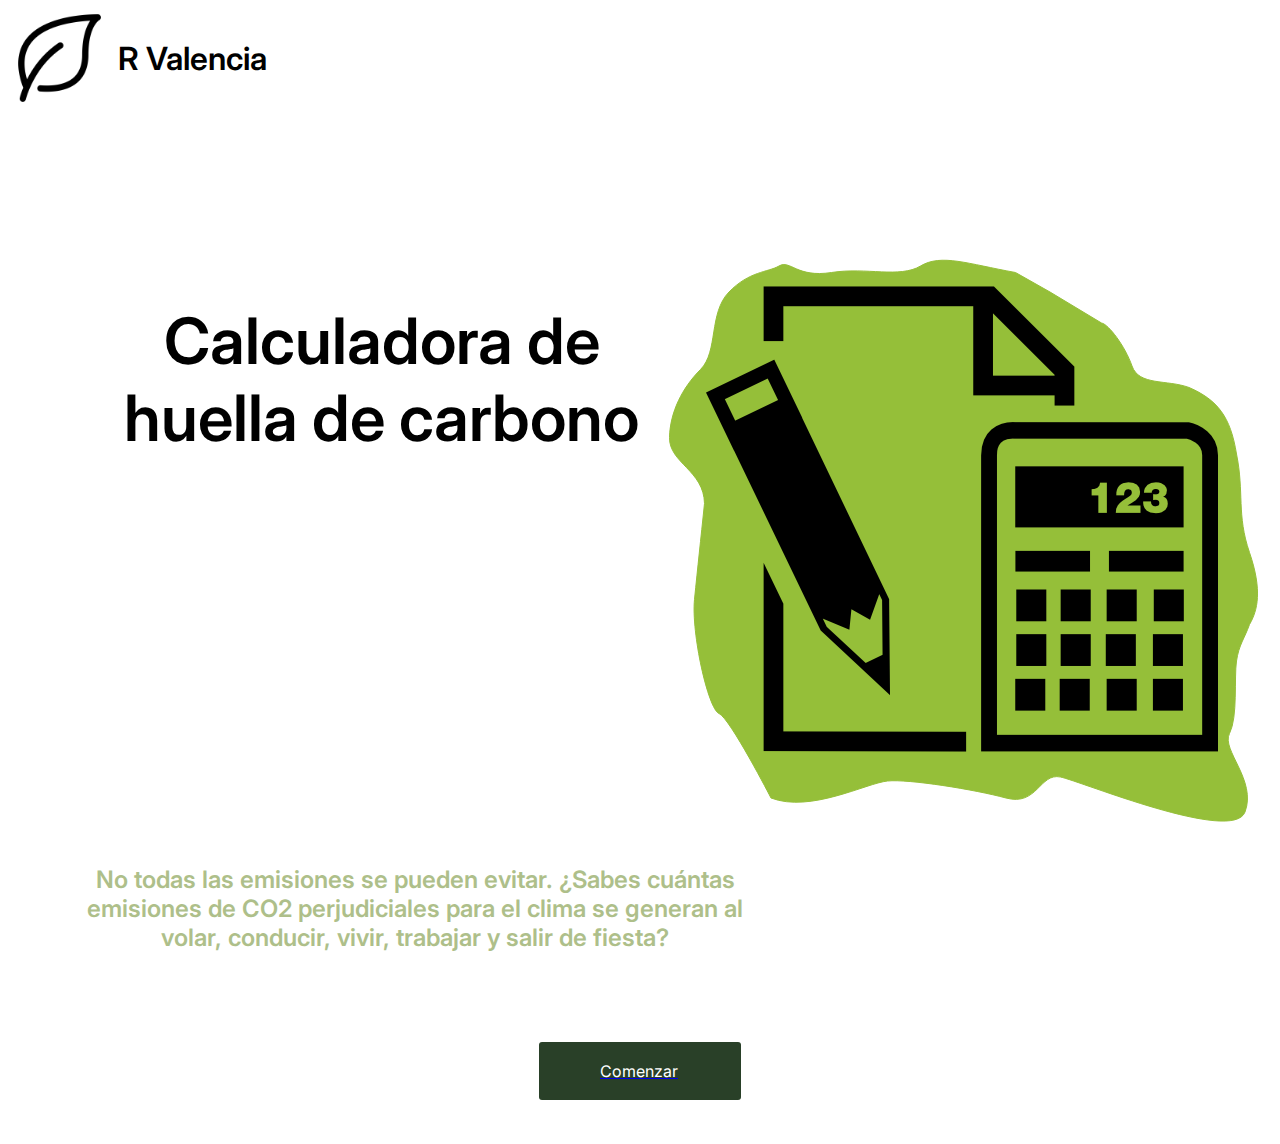
<file: index.html>
<!DOCTYPE html>
<html lang="es">
    <head>
        <meta charset="UTF-8">
        <meta name="viewport" content="width=device-width, initial-scale=1.0">
        <link
            href="https://fonts.googleapis.com/css2?family=Inter:wght@600&display=swap"
            rel="stylesheet"> <!-- Inter font -->
        <link rel="stylesheet" href="/css/style.css">
        <!-- Asegúrate de que la hoja de estilos esté correctamente enlazada -->
        <title>R Valencia</title>
    </head>
    <body>
        <div class="logo">
            <img
                src="/Images/kisspng-computer-icons-leaf-natural-environment-ecology-natureflower-5b322fa48ffc25.5248581315300156525898.png"
                alt="Logo" width="100" height="100">
            <h2>R Valencia</h2> <!-- Título al lado del logo -->
        </div>
        <div class="titulo-contenedor">
            <h1 id="title">Calculadora de huella de carbono</h1>
        </div>

        <div id="imagen-contenedor">
            <div class="vector">
                <svg width="590" height="563" viewBox="0 0 590 563" fill="none" xmlns="http://www.w3.org/2000/svg">
                    <path
                        d="M110 7C98.4999 13.5 80.5 12 59.9999 33C39.4999 54 49.5 92.5 31.4999 110.5C13.4999 128.5 0.999931 153 0.499931 178.5C-6.86049e-05 204 35.026 211.505 35.4999 244.5C31.5947 281.99 28.8261 307.269 25.4999 340.5C22.1738 373.731 38.9999 449.71 49.9999 454.5C61 459.29 102 539 102 539C141.442 554.135 197.459 524.117 218.5 522C239.541 519.883 305.583 530.46 337 539C368.417 547.54 370.679 513.542 391.5 518C412.321 522.458 564 585 576 553C588 521 552.017 490.964 560.5 474.5C568.983 458.036 565 418.5 567.5 402C570 385.5 575.423 379.754 580.5 365.5C588.643 351.562 593.5 331.5 580.5 293.5C567.5 255.5 575.31 233.467 567.5 195C561.501 157.429 548.493 140.85 520 128.477C498.025 120.378 469.987 127.012 463 106.977C456.013 86.9426 439.473 65.2004 432.5 64L381 33L346.5 13.5C298.455 4.85595 272.346 -5.44284 251.5 7C230.653 19.4428 197.5 8 162.5 13.5C127.5 19 121.5 0.499995 110 7Z"
                        fill="#95BF39" stroke="#95BF39"/>
                </svg>
                
            </div>
            <img src="/Images/pngegg.png" alt="cal" class="cal">
        </div>
        <div class="subtitulo">
            No todas las emisiones se pueden evitar. ¿Sabes cuántas emisiones de CO2 perjudiciales para el clima se generan al volar, conducir, vivir, trabajar y salir de fiesta?
        </div>
        <div class="botoncito">
            <a href="/html/main.html">
            <button class="boton">Comenzar</button>
        </a>
        </div>
            <footer>
              <br><br>
            </footer>
    </body>
    
</html>
</file>
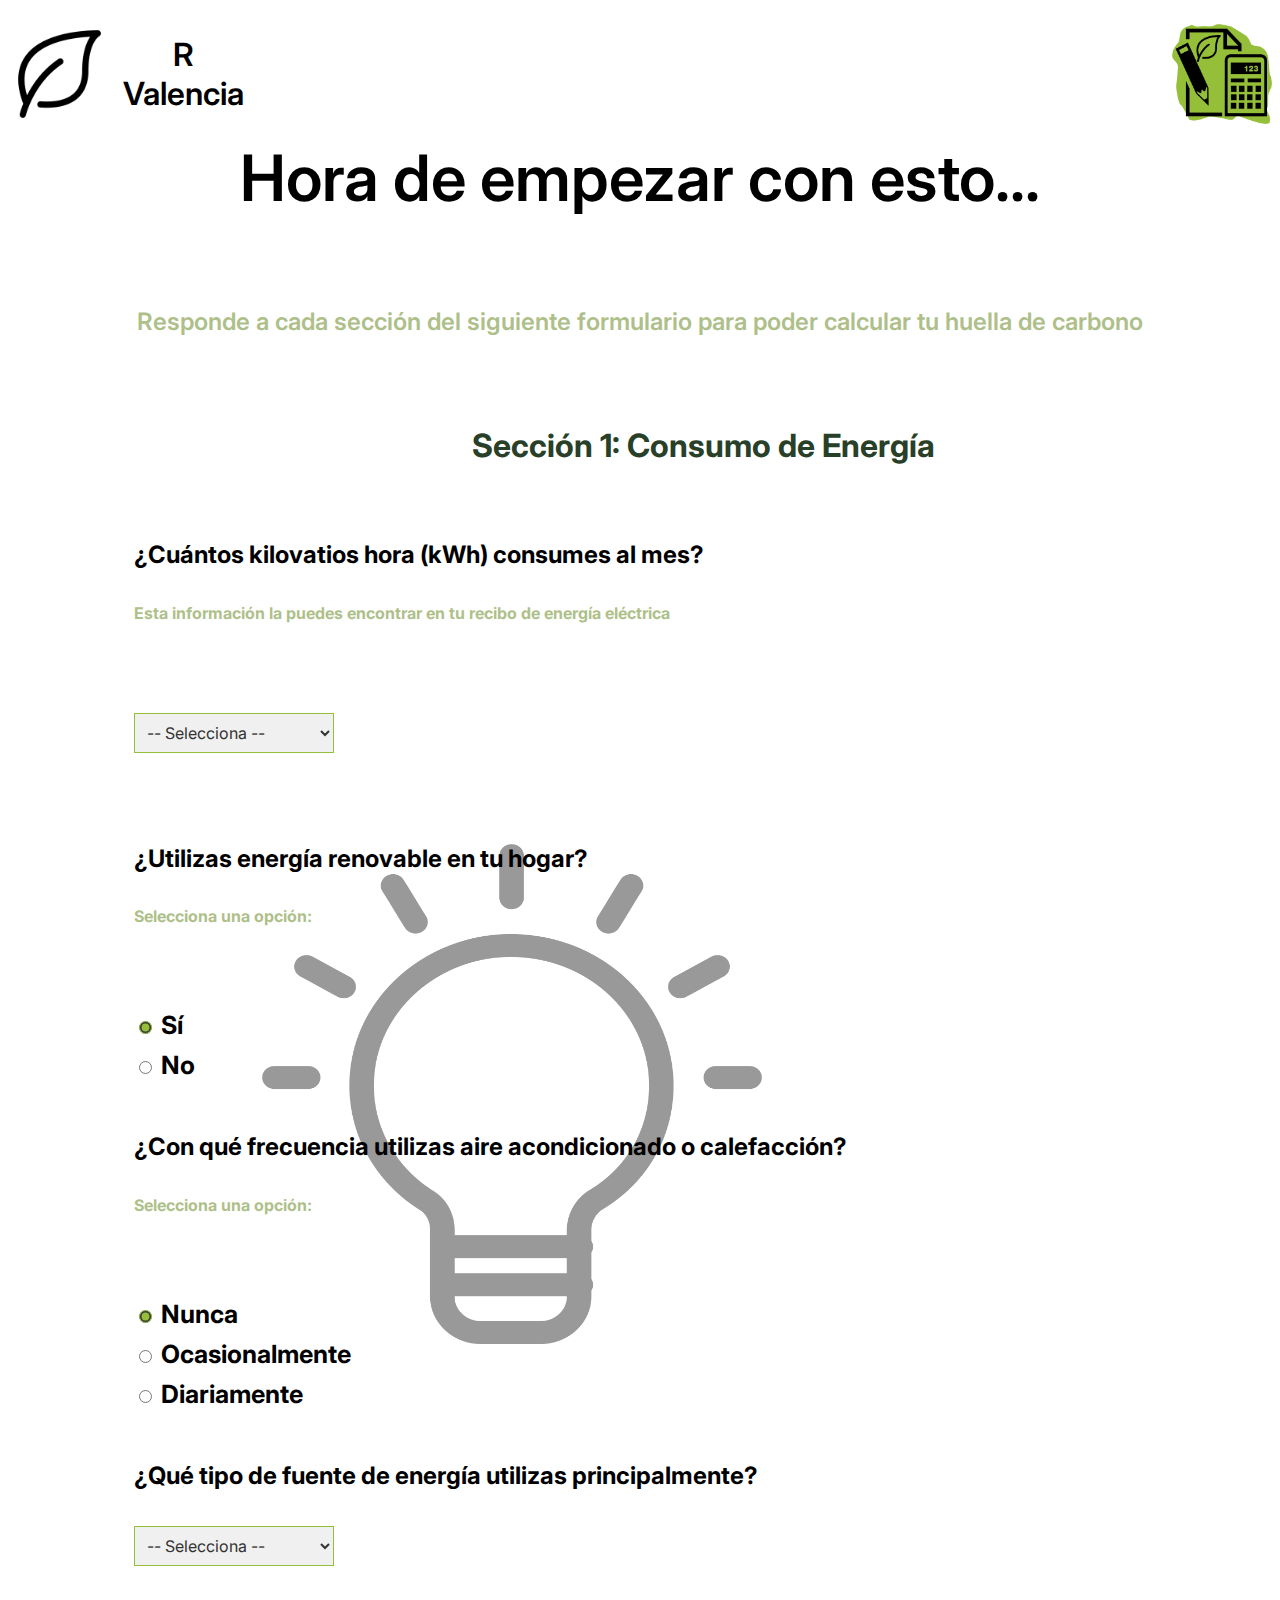
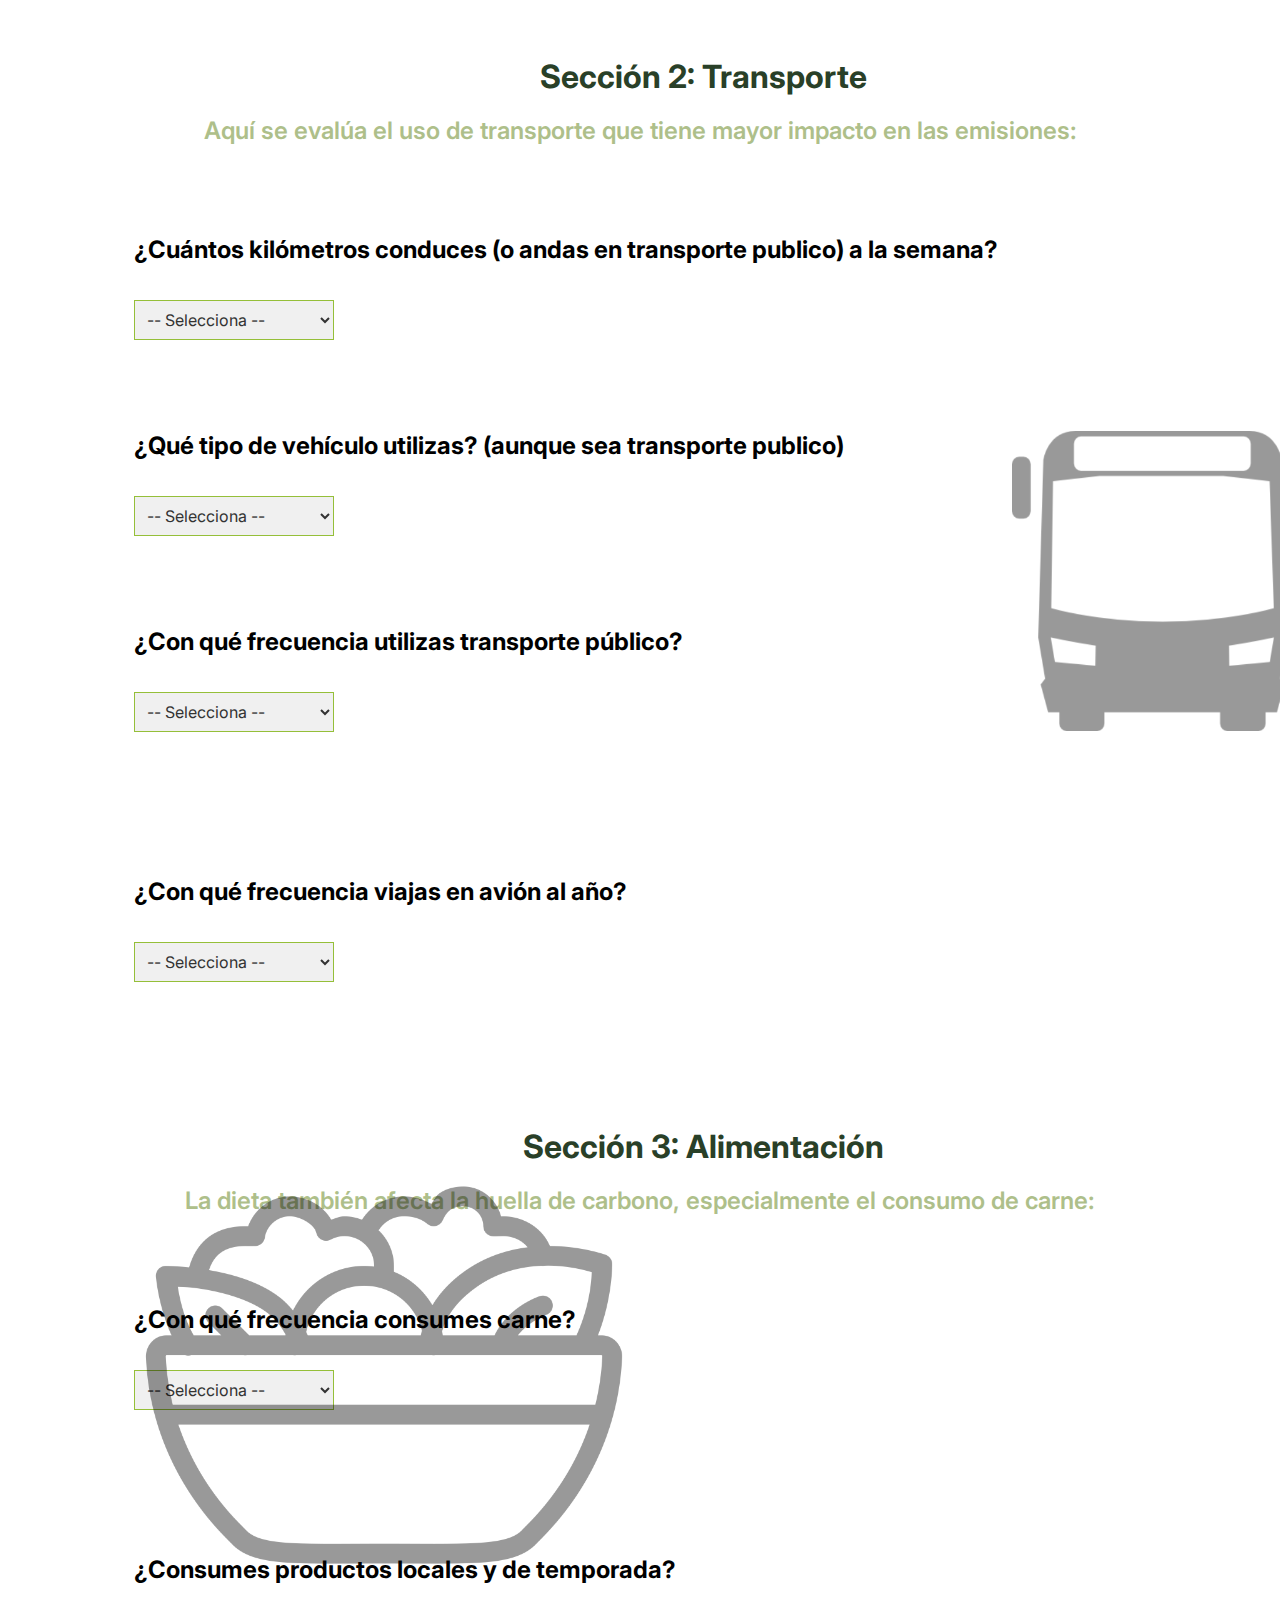
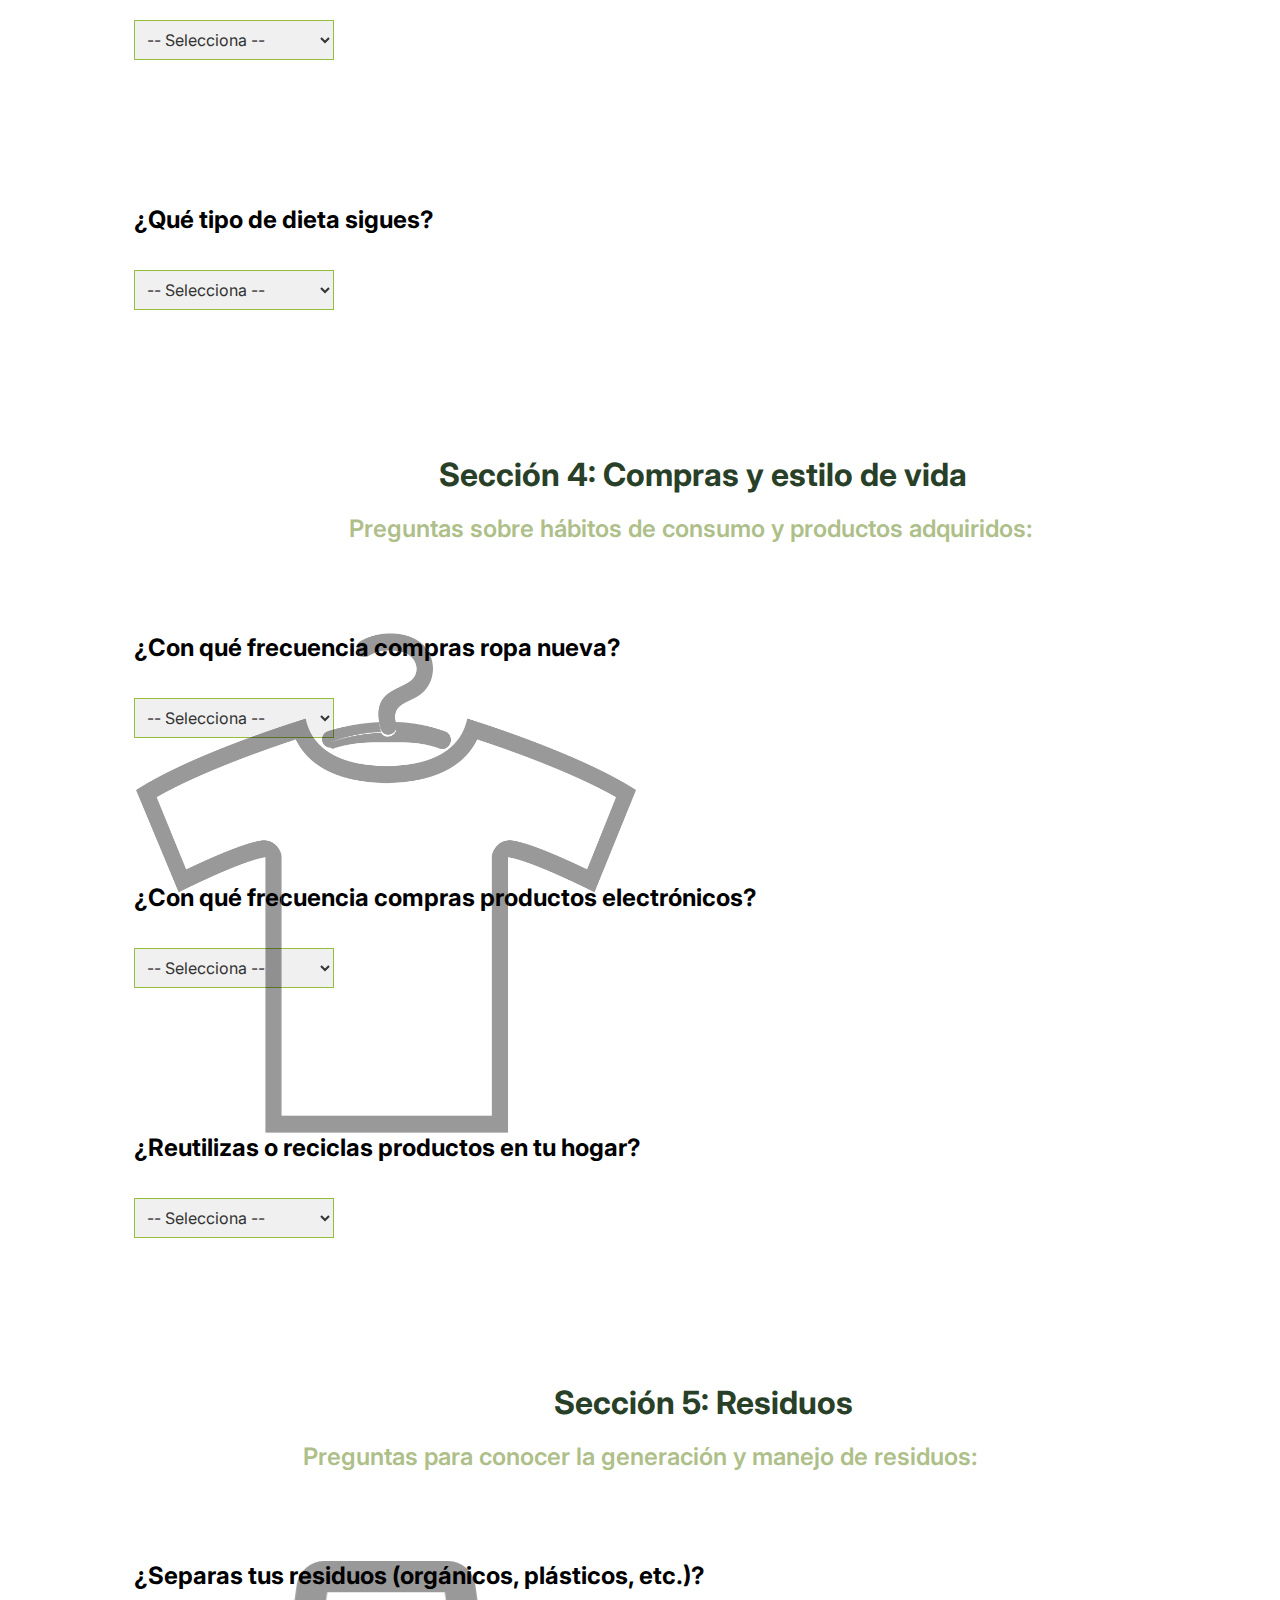
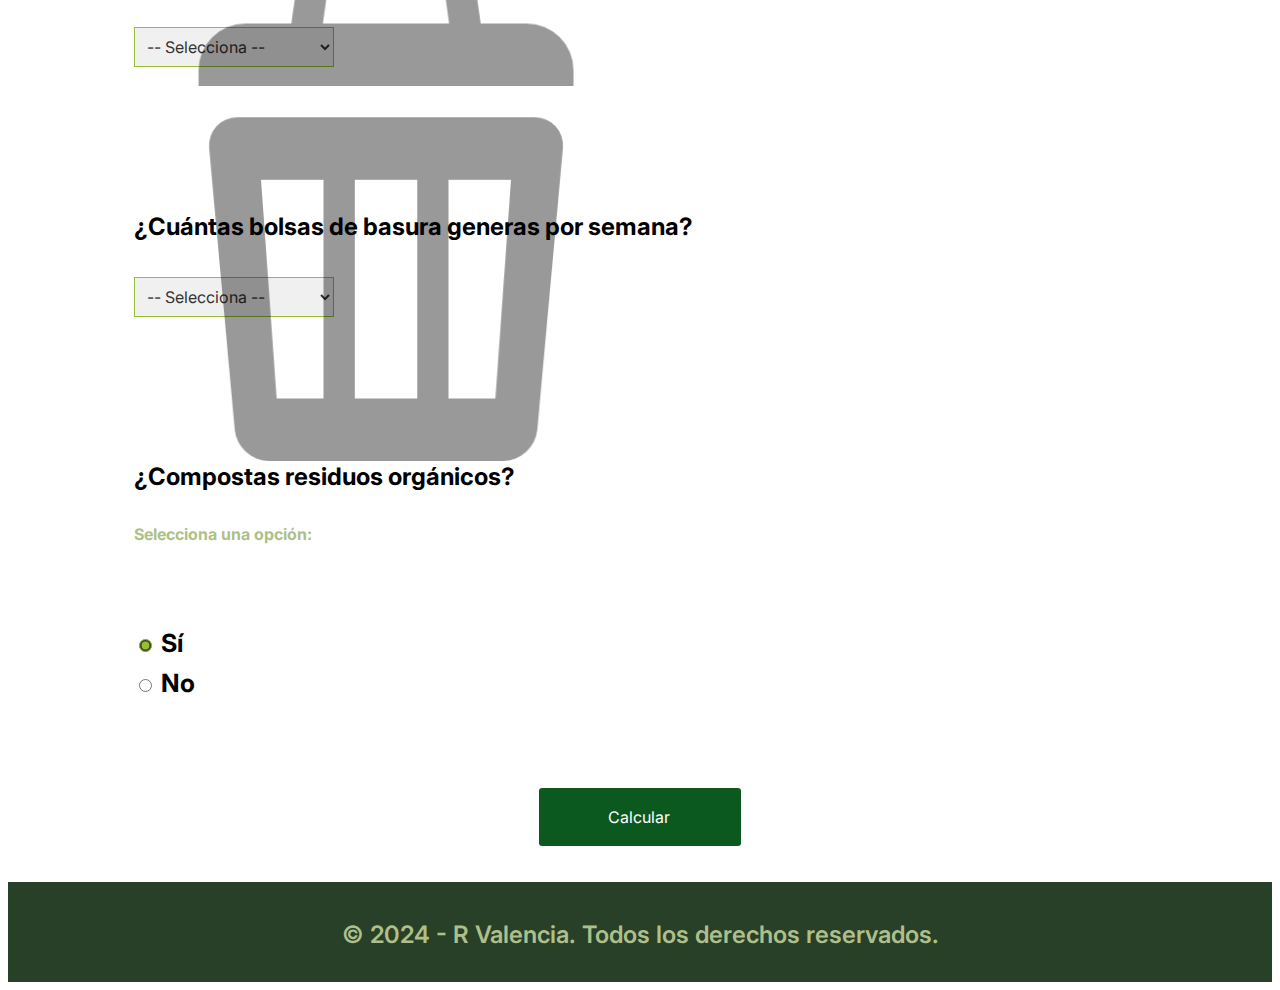
<file: html/formulario.html>
<!DOCTYPE html>
<html lang="es">

    <head>
        <meta charset="UTF-8">
        <meta name="viewport" content="width=device-width, initial-scale=1.0">
        <link
            href="https://fonts.googleapis.com/css2?family=Inter:wght@600&display=swap"
            rel="stylesheet">
        <link rel="icon" href="/Images/favicon.png" type="image/png">
        <link rel="stylesheet" href="/css/style.css">
       
        <title>Formulario Huella de Carbono</title>
    </head>

    <body>
        <header>
            <div class="logo">
                <img
                    src="/Images/kisspng-computer-icons-leaf-natural-environment-ecology-natureflower-5b322fa48ffc25.5248581315300156525898.png"
                    alt="Logo" width="100" height="100">
                <h2>R Valencia</h2>
                <img id="logoSecundario" src="/Images/calculadora.png"
                    alt="Logo" width="100" height="100">
            </div>
        </header>

        <main>
            <div class="titulo1">
                <h1 id="title">Hora de empezar con esto...</h1>
            </div>

            <p id="subtituloMain">Responde a cada sección del siguiente
                formulario para poder calcular tu huella de carbono</p>

            <!-- Sección 1: Consumo de energía -->
            <h1 class="titulo2">Sección 1: Consumo de Energía</h1>
            <div class="preguntas">
                <h1>¿Cuántos kilovatios hora (kWh) consumes al mes?</h1>
                <p>Esta información la puedes encontrar en tu recibo de energía
                    eléctrica</p>

                <select id="opciones" class="menu-desplegable">
                    <option value>-- Selecciona --</option>
                    <option value="opcion1">Menos de 200 KWH</option>
                    <option value="opcion2">Entre 200KWH y 400KWH</option>
                    <option value="opcion3">Más de 400KWH</option>
                </select>

                <div class="imagenRepre">
                    <img src="/Images/foco.png" alt="Foco" width="500"
                        height="500">
                </div>

                <h1>¿Utilizas energía renovable en tu hogar?</h1>
                <form>
                    <p>Selecciona una opción:</p>
                    <label>
                        <input type="radio" name="energia-renovable" value="si"
                            checked> Sí
                    </label><br><br>
                    <label>
                        <input type="radio" name="energia-renovable" value="no">
                        No
                    </label>
                </form>
                <br><br><br>

                <h1>¿Con qué frecuencia utilizas aire acondicionado o
                    calefacción?</h1>
                <form>
                    <p>Selecciona una opción:</p>
                    <label>
                        <input type="radio" name="uso-ac" value="nunca" checked>
                        Nunca
                    </label><br><br>
                    <label>
                        <input type="radio" name="uso-ac"
                            value="ocasionalmente"> Ocasionalmente
                    </label><br><br>
                    <label>
                        <input type="radio" name="uso-ac" value="diariamente">
                        Diariamente
                    </label>
                </form>
                <br><br><br>
                <h1>¿Qué tipo de fuente de energía utilizas principalmente?</h1>
                <br><br>
                <select id="energia" class="menu-desplegable">
                    <option value>-- Selecciona --</option>
                    <option value="electricidad">Electricidad</option>
                    <option value="gas">Gas</option>
                    <option value="combustible">Combustible</option>
                    <option value="otros">Otros</option>
                </select>
            </div>

            <!-- Sección 2: Transporte -->
            <h1 class="titulo2">Sección 2: Transporte</h1>
            <p>Aquí se evalúa el uso de transporte que tiene mayor impacto en
                las emisiones:</p>
            <div class="preguntas">
                <h1>¿Cuántos kilómetros conduces (o andas en transporte publico) a la semana?</h1>
                <br><br>
                <select id="kilometraje" class="menu-desplegable">
                    <option value>-- Selecciona --</option>
                    <option value="0-10">0-10 km</option>
                    <option value="11-50">11-50 km</option>
                    <option value="mas50">Más de 50 km</option>
                </select>
                <div class="imagenRepre">
                    <img id="camion" src="/Images/camion-transporte.png"
                        alt="Foco" width="300" height="300">
                </div>
                <h1>¿Qué tipo de vehículo utilizas? (aunque sea transporte publico)</h1>
                <br><br>
                <select id="tipo-vehiculo" class="menu-desplegable">
                    <option value>-- Selecciona --</option>
                    <option value="gasolina">Gasolina</option>
                    <option value="diesel">Diésel</option>
                    <option value="hibrido">Híbrido</option>
                    <option value="electrico">Eléctrico</option>
                </select>
                <h1>¿Con qué frecuencia utilizas transporte público?</h1>
                <br><br>
                <select id="frecuencia_transp" class="menu-desplegable">
                    <option value>-- Selecciona --</option>
                    <option value="diariamente">diariamente</option>
                    <option value="semanalmente">semanalmente</option>
                    <option value="mensualmente">mensualmente</option>
                    <option value="nunca">nunca</option>
                </select>
                <br><br><br>
                <h1>¿Con qué frecuencia viajas en avión al año?</h1>
                <br><br>
                <select id="frecuencia_avion" class="menu-desplegable">
                    <option value>-- Selecciona --</option>
                    <option value="nunca">Nunca</option>
                    <option value="1-2_veces">De 1 a 2 veces al año </option>
                    <option value="3-5_veces">De 3 a 5 veces al año </option>
                    <option value="mas_de_5_veces">Mas de 5 veces al año
                    </option>
                </select>
                <br><br><br>
            </div>
            <div class="imagenRepre">
                <img src="/Images/comida.png" alt="Foco" width="500"
                    height="500">
            </div>
            <!-- Sección 3: Alimentacion  -->
            <h1 class="titulo2">Sección 3: Alimentación</h1>
            <p>La dieta también afecta la huella de carbono, especialmente el
                consumo de carne:</p>
            <div class="preguntas">
                <h1>¿Con qué frecuencia consumes carne?</h1>
                <br><br>
                <select id="frecuencia_carne" class="menu-desplegable">
                    <option value>-- Selecciona --</option>
                    <option value="diario">Diario</option>
                    <option value="semanalmente">Semanalmete </option>
                    <option value="mensualmente">Mensualmente </option>
                    <option value="Nunca">Nunca </option>
                </select>
                <br><br><br>
                <h1>¿Consumes productos locales y de temporada?</h1>
                <br><br>

                <select id="productos_locales" class="menu-desplegable">
                    <option value>-- Selecciona --</option>
                    <option value="Siempre">Siempre</option>
                    <option value="A veces ">A veces</option>
                    <option value="Nunca">Nunca </option>
                </select>
                <br><br><br>
                <h1>¿Qué tipo de dieta sigues?</h1>
                <br><br>
                <select id="dieta" class="menu-desplegable">
                    <option value>-- Selecciona --</option>
                    <option value="Omnivora">Omnivora </option>
                    <option value="Vegetariana ">Vegetariana </option>
                    <option value="Vegana">Vegana </option>
                </select>
                <br><br><br>
            </div>
            <!-- Sección 4: Compras y estilo de vida -->
            <h1 class="titulo2">Sección 4: Compras y estilo de vida</h1>
            <p id="calcio">Preguntas sobre hábitos de consumo y productos
                adquiridos:</p>
            <div class="imagenRepre">
                <img src="/Images/compras.png" alt="Foco" width="500"
                    height="500">
            </div>
            <div class="preguntas">
                <h1>¿Con qué frecuencia compras ropa nueva?</h1>
                <br><br>
                <select id="frecuencia_compra_ropa" class="menu-desplegable">
                    <option value>-- Selecciona --</option>
                    <option value="1">Mensualmente </option>
                    <option value="2">Cada 3-6 meses</option>
                    <option value="3">Raramente</option>
                </select>
                <br><br><br>
                <h1>¿Con qué frecuencia compras productos electrónicos?</h1>
                <br><br>
                <select id="frecuencia_compra_elect" class="menu-desplegable">
                    <option value>-- Selecciona --</option>
                    <option value="1">Mensualmente </option>
                    <option value="2">Anuelmente</option>
                    <option value="3">Solo cuando es necesario</option>
                </select>
                <br><br><br>
                <h1>¿Reutilizas o reciclas productos en tu hogar?</h1>
                <br><br>
                <select id="frecuencia_reciclaje" class="menu-desplegable">
                    <option value>-- Selecciona --</option>
                    <option value="1">Siempre</option>
                    <option value="2">A veces</option>
                    <option value="3">Nunca</option>
                </select>
                <br><br><br>
            </div>

            <!-- Sección 5: Residuos  -->
            <h1 class="titulo2">Sección 5: Residuos</h1>
            <p>Preguntas para conocer la generación y manejo de residuos:</p>
            <div class="imagenRepre">
                <img src="/Images/basura.png" alt="Foco" width="500"
                    height="500">
            </div>
            <div class="preguntas">
                <h1>¿Separas tus residuos (orgánicos, plásticos, etc.)?</h1>
                <br><br>
                <select id="separar_residuos" class="menu-desplegable">
                    <option value>-- Selecciona --</option>
                    <option value="1">Siempre</option>
                    <option value="2">A veces</option>
                    <option value="3">Nunca</option>
                </select>
                <br><br><br>
                <h1>¿Cuántas bolsas de basura generas por semana?</h1>
                <br><br>
                <select id="bolsas_basura" class="menu-desplegable">
                    <option value>-- Selecciona --</option>
                    <option value="1">1</option>
                    <option value="2">2-3</option>
                    <option value="3">Más de 3</option>
                </select>
                <br><br><br>
                <h1>¿Compostas residuos orgánicos?</h1>
                <form>
                    <p>Selecciona una opción:</p>
                    <label>
                        <input type="radio" name="composta" value="Si" checked>
                        Sí
                    </label><br><br>
                    <label>
                        <input type="radio" name="composta" value="No">
                        No
                    </label><br><br>
                </form>                
                <br><br><br>
            </div>
            <div>
                <button id="boton_calcular" type="submit">Calcular</button>
            </div>
            <br><br>
        </main>
        <footer class="footerMain">
            <br>
            <p>© 2024 - R Valencia. Todos los derechos reservados.</p>
        </footer>
        <script src="/js/formulario.js"></script>
    </body>

</html>
</file>
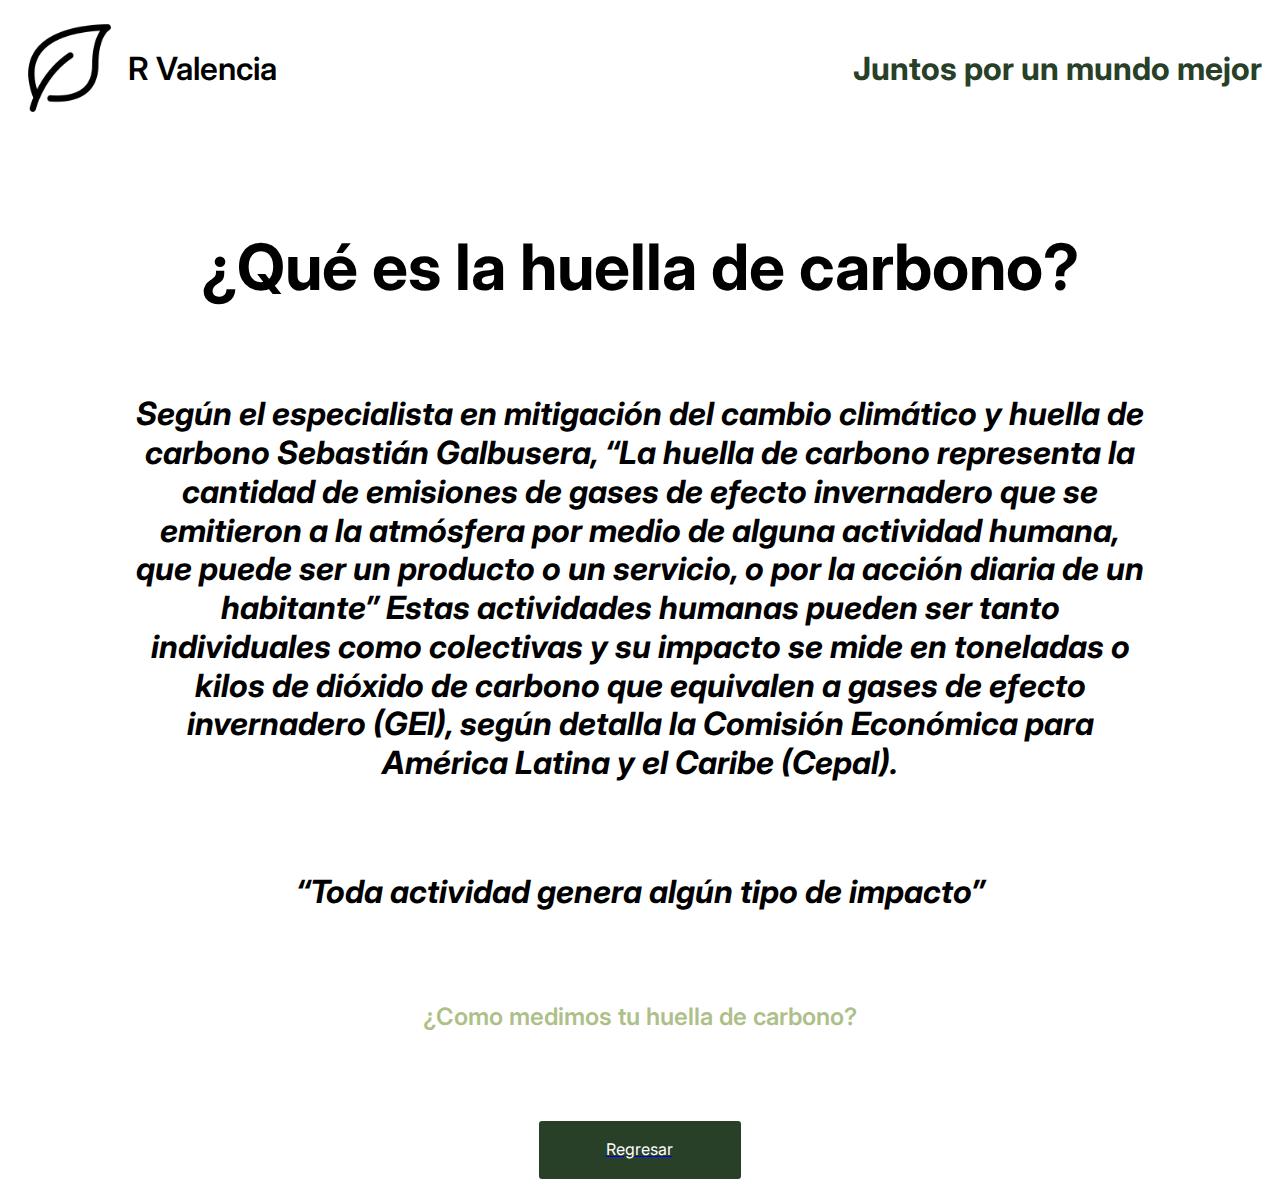
<file: html/infoHuella.html>
<!DOCTYPE html>
<html lang="en">
    <head>
        <meta charset="UTF-8">
        <meta name="viewport" content="width=device-width, initial-scale=1.0">
        <link rel="icon" href="/Images/favicon.png" type="image/png">
        <link
            href="https://fonts.googleapis.com/css2?family=Inter:wght@600&display=swap"
            rel="stylesheet">
        <link rel="stylesheet" href="/css/style.css">
        <title>¿Que es la huella de carbono?</title>
    </head>
    <body>
        <header>
            <header>
                <div class="container">
                    <div class="logo">
                        <img
                            src="/Images/kisspng-computer-icons-leaf-natural-environment-ecology-natureflower-5b322fa48ffc25.5248581315300156525898.png"
                            alt="Logo" width="100" height="100">
                        <h2>R Valencia</h2>
                    </div>
                    <h1>Juntos por un mundo mejor</h1>
                </div>
            </header>
            <main>
                <h1 id="txtP">¿Qué es la huella de carbono? </h1>
                <p id="parrafoMain">
                    Según el especialista en mitigación del cambio climático y
                    huella de carbono Sebastián Galbusera,
                    “La huella de carbono representa la cantidad de emisiones de
                    gases de efecto invernadero que se
                    emitieron a la atmósfera por medio de alguna actividad
                    humana, que puede ser un producto o un
                    servicio, o por la acción diaria de un habitante” Estas
                    actividades humanas pueden ser tanto
                    individuales como colectivas y su impacto se mide en
                    toneladas o kilos de dióxido de carbono
                    que equivalen a gases de efecto invernadero (GEI), según
                    detalla la Comisión Económica para
                    América Latina y el Caribe (Cepal).
                </p>
                <p id="parrafoMain1">
                    “Toda actividad genera algún tipo de impacto”
                </p>
                <div id="btn1">
                    <p>
                        <a href="/html/infoHuellaCalculo.html">¿Como medimos tu huella de carbono?</a>
                    </p>
                </div>
                <div class="botoncito">
                    <a href="/html/main.html">
                    <button class="boton">Regresar</button>
                </a>
                </div>
            </main>
        </body>
    </html>
</file>
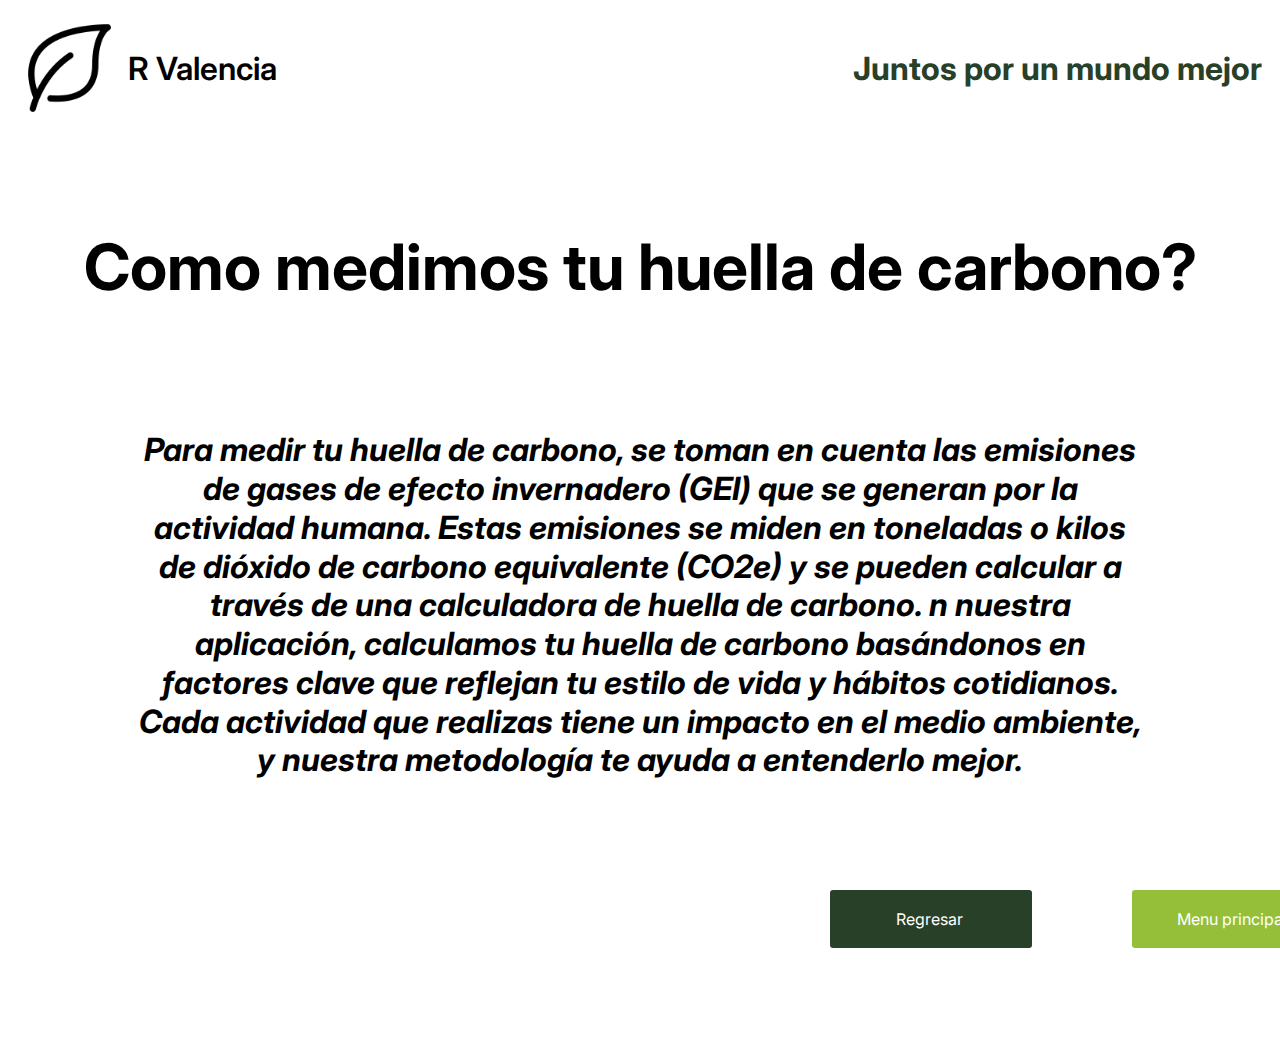
<file: html/infoHuellaCalculo.html>
<!DOCTYPE html>
<html lang="es">
    <head>
        <meta charset="UTF-8">
        <meta name="viewport" content="width=device-width, initial-scale=1.0">
        <link rel="icon" href="/Images/favicon.png" type="image/png">
        <link
            href="https://fonts.googleapis.com/css2?family=Inter:wght@600&display=swap"
            rel="stylesheet">
        <link rel="stylesheet" href="/css/style.css">
        <title>¿Como medimos tu huella de carbono?</title>
    </head>
    <body>
        <header>
            <header>
                <div class="container">
                    <div class="logo">
                        <img
                            src="/Images/kisspng-computer-icons-leaf-natural-environment-ecology-natureflower-5b322fa48ffc25.5248581315300156525898.png"
                            alt="Logo" width="100" height="100">
                        <h2>R Valencia</h2>
                    </div>
                    <h1>Juntos por un mundo mejor</h1>
                </div>
            </header>
            <main>
                <h1 id="txtP">Como medimos tu huella de carbono? </h1>
                <br><br>
                <p id="parrafoMain">
                    Para medir tu huella de carbono, se toman en cuenta las
                    emisiones de gases de efecto invernadero (GEI) que se
                    generan por la actividad humana. Estas emisiones se miden en
                    toneladas o kilos de dióxido de carbono equivalente (CO2e) y
                    se pueden calcular a través de una calculadora de huella de
                    carbono.
                    n nuestra aplicación, calculamos tu huella de carbono
                    basándonos en factores clave que reflejan tu estilo de vida
                    y hábitos cotidianos. Cada actividad que realizas tiene un
                    impacto en el medio ambiente, y nuestra metodología te ayuda
                    a entenderlo mejor.
                </p>
                <div id="botones">
                    <a href="/html/infoHuella.html">
                        <button class="boton">Regresar</button>
                    </a>
                    <a href="/html/main.html">
                        <button class="boton_main">Menu principal</button>
                    </a>
                </div>
            </main>
        </body>
    </html>
</file>
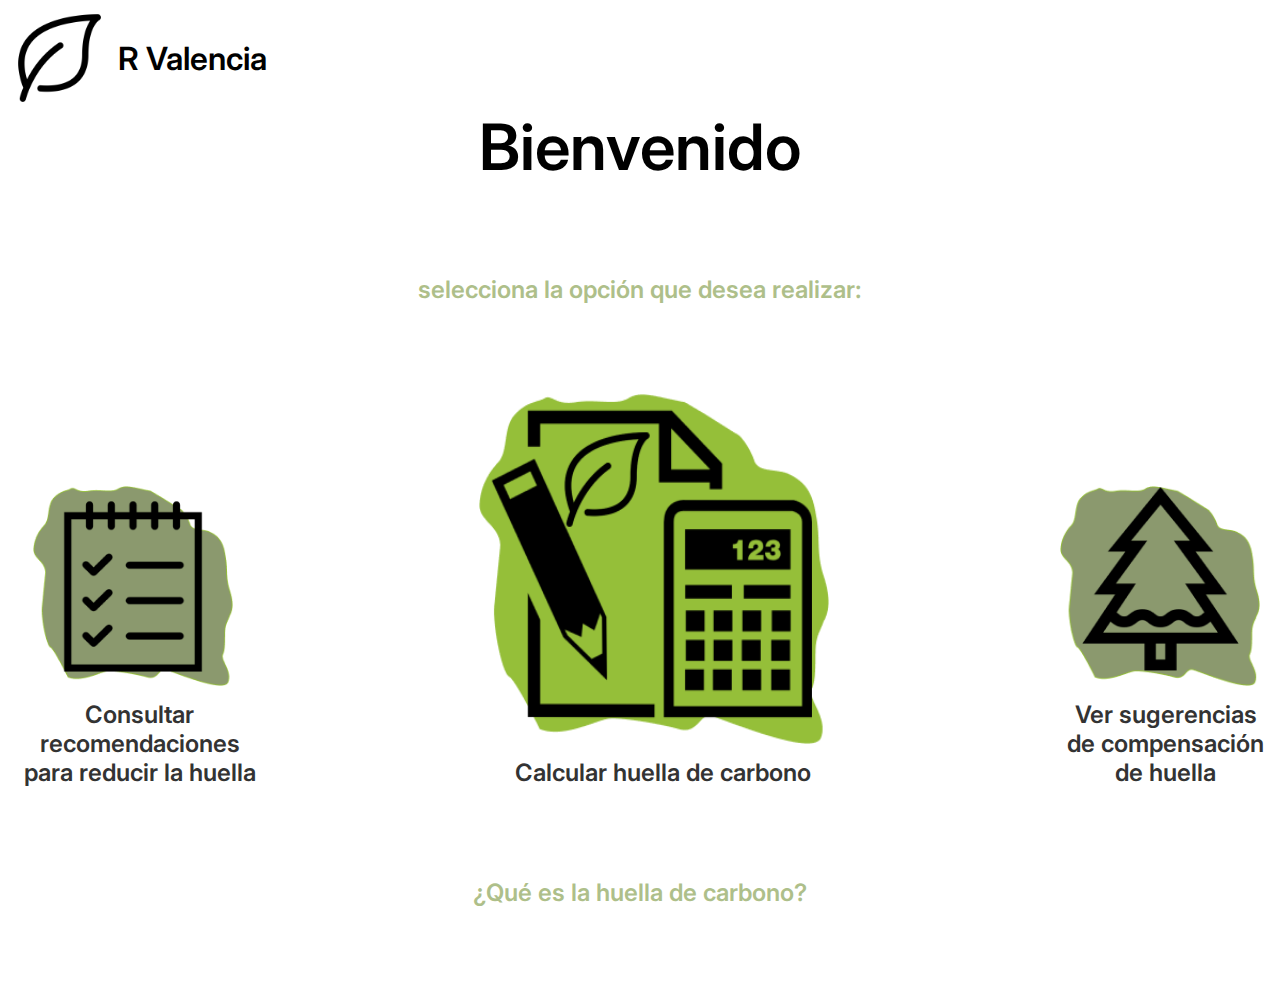
<file: html/main.html>
<!DOCTYPE html>
<html lang="es">
    <head>
        <meta charset="UTF-8">
        <meta name="viewport" content="width=device-width, initial-scale=1.0">
        <link rel="icon" href="/Images/favicon.png" type="image/png">
        <link
            href="https://fonts.googleapis.com/css2?family=Inter:wght@600&display=swap"
            rel="stylesheet">
        <link rel="stylesheet" href="/css/style.css">
        <title>Bienvenido</title>
    </head>
    <body>
        <header>
            <div class="logo">
                <!-- el div del logo, se explica muy bien con el div  -->
                <img
                    src="/Images/kisspng-computer-icons-leaf-natural-environment-ecology-natureflower-5b322fa48ffc25.5248581315300156525898.png"
                    alt="Logo" width="100" height="100">
                <h2>R Valencia</h2>
            </div>
        </header>
        <main>
            <div class="titulo1">
                <h1 id="title">Bienvenido</h1>
            </div>
            <p id="subtituloMain">selecciona la opción que desea realizar: </p>
            <div class="menu">
                <figure>
                    <a
                        href="https://consumoresponsable.greenpeace.org.mx/?utm_content=LatteGrants&utm_medium=grants&utm_source=google&utm_campaign=institucional&hs_resource__c=Latte&gad_source=1&gclid=CjwKCAiAxqC6BhBcEiwAlXp455IKCw9D-FV0do3dAfUcf5wicYBYkyYY-qlPNDmdRwHqECj8rdwj_hoCotkQAvD_BwE">
                        <img src="/Images/lista.png" alt="Lista">
                    </a>
                    <figcaption>Consultar recomendaciones
                        para reducir la huella </figcaption>
                </figure>
                <figure>
                    <a href="/html/formulario.html">
                        <img src="/Images/calculadora.png" alt="Calculadora">
                    </a>
                    <figcaption>Calcular huella de carbono</figcaption>
                </figure>
                <figure>
                    <a
                        href="https://climatetrade.com/es/inicio/#:~:text=La%20compensaci%C3%B3n%20de%20carbono%20es%20una%20forma%20de%20reducir%20el,hacia%20un%20futuro%20m%C3%A1s%20sostenible.">
                        <img src="/Images/pino.png" alt="Pino">
                    </a>
                    <figcaption>Ver sugerencias de
                        compensación de huella </figcaption>
                </figure>
            </div>
            <div id="btn1">
                <p>
                    <a href="/html/infoHuella.html">¿Qué es la huella de
                        carbono?</a>
                </p>
            </div>

        </body>
    </html>
</file>
<file: css/style.css>
/* Estilo del contenedor del título y subtítulo */
.titulo-contenedor {
    position: relative;
    /* Asegúrate de que el contenedor tenga posicionamiento relativo */
    width: 553px;
    /* Ancho fijo */
    height: auto;
    /* Cambia a auto para que ajuste según el contenido */
    top: 194px;
    /* Posición desde la parte superior */
    left: 97px;
    /* Posición desde la izquierda */
    display: flex;
    /* Habilitar flexbox */
    flex-direction: column;
    /* Organiza los elementos en columna */
    align-items: center;
    /* Alinear horizontalmente al centro */
    justify-content: center;
    /* Alinear verticalmente al centro */
    text-align: center;
    /* Centrar texto dentro del contenedor */
    opacity: 1;
    /* Asegúrate de que sea visible */
}

/* Estilo del título */
#title {
    color: #000;
    /* Color del texto */
    font-family: 'Inter', sans-serif;
    /* Fuente Inter */
    font-size: 64px;
    /* Tamaño de fuente */
    font-weight: 600;
    /* Peso de la fuente */
    line-height: 77.45px;
    /* Altura de línea */
    margin: 0;
    /* Eliminar márgenes por defecto del h1 */
    text-align: center;
}

/* Estilo del subtítulo */
.subtitulo {
    color: #AEBF8A;
    width: 688px;
    /* Ancho fijo */
    height: auto;
    /* Cambia a auto para que ajuste según el contenido */
    margin-top: 10px;
    /* Espacio entre el título y el subtítulo */
    opacity: 1;
    /* Asegúrate de que la opacidad sea 1 para que se vea */
    font-family: 'Inter', sans-serif;
    /* Tipografía Inter */
    font-size: 24px;
    /* Tamaño de fuente */
    font-weight: 600;
    /* Peso de fuente */
    line-height: 29.05px;
    /* Altura de línea */
    text-align: center;
    /* Alineación de texto al centro */
    margin-left: 5%;
    margin-bottom: 10vh;
}

/* Contenedor principal que alinea logo y h1 en la misma línea */
.container {
    display: flex;
    align-items: center;
    justify-content: space-between;
    /* Espacia logo/h2 a la izquierda y h1 a la derecha */
    padding: 10px;
}

/* Estilo para el logo y el h2 */
.logo {
    display: flex;
    align-items: center;
}

.logo h2 {
    color: #000;
    text-align: center;
    font-family: 'Inter', sans-serif;
    font-size: 32px;
    font-weight: 600;
    margin-left: 10px;
}

/* Estilo para el h1 */
h1 {
    font-family: 'Inter', sans-serif;
    font-size: 32px;
    font-weight: thin;
    margin: 0;
    text-align: right;
    color: #294028;

}


#txtP {
    text-align: center;
    line-height: 77.45px;
    font-family: 'Inter', sans-serif;
    font-size: 64px;
    margin-top: 100px;
    color: black;
}

/* Estilo del contenedor de la imagen */
#imagen-contenedor {
    position: relative;
    /* Asegúrate de que el contenedor tenga posición relativa */
    width: 512px;
    /* Ancho fijo */
    height: 512px;
    /* Alto fijo */
    display: flex;
    /* Flexbox para centrar la imagen */
    margin-left: 35%;
    opacity: 1;
    /* Asegúrate de que sea visible */
    margin-bottom: 10vh;
}

/* Estilo para el vector */
.vector {
    position: absolute;
    /* Permitir que el vector se posicione respecto al contenedor */
    width: 588.04px;
    /* Ancho fijo del vector */
    height: 560.84px;
    /* Alto fijo del vector */
    top: -3.77px;
    /* Posición desde arriba */
    left: -37.51px;
    /* Posición desde la izquierda */
    opacity: 1;
    /* Cambia a 1 para que sea visible */
    margin-left: 50%;

}

/* Estilo para la imagen */
.cal {
    width: 100%;
    /* Ancho completo */
    height: auto;
    /* Altura automática */
    display: block;
    /* Para asegurarse de que la imagen se comporte como un bloque */
    position: relative;
    /* Asegúrate de que la imagen esté en la parte superior */
    z-index: 1;
    /* Asegura que la imagen esté por encima del SVG */
    margin-left: 50%;

}

.botoncito {
    position: relative;
    /* Asegura que el contenedor tenga un contexto de posicionamiento */
    text-align: center;
    /* Centra el texto dentro del contenedor */
    margin: 0 auto;
    /* Centrar el contenedor en el espacio disponible */
}

/* Estilo del botón */
.boton {
    display: flex;
    /* Habilitar flexbox para centrar el contenido */
    width: 202px;
    /* Ancho fijo */
    height: 58px;
    /* Alto fijo */
    padding: 14px 41px 15px 39px;
    /* Espaciado interno */
    justify-content: center;
    /* Centrar contenido horizontalmente */
    align-items: center;
    /* Centrar contenido verticalmente */
    flex-shrink: 0;
    /* Evitar que el botón se reduzca */
    border-radius: 3px;
    /* Bordes redondeados */
    background: #294028;
    /* Color de fondo directo (verde maduro) */
    color: #fff;
    /* Color del texto */
    border: none;
    /* Sin borde */
    cursor: pointer;
    /* Cambiar el cursor al pasar sobre el botón */
    font-family: 'Inter', sans-serif;
    /* Tipografía */
    font-size: 16px;
    /* Tamaño de fuente (ajusta según sea necesario) */
    margin-top: 20px;
    /* Espacio entre el subtítulo y el botón */
    margin-left: auto;
    /* Margin left para centrar */
    margin-right: auto;
    /* Margin right para centrar */
    opacity: 1;
    /* Asegúrate de que sea visible */
}

/* Agregar un efecto al pasar el mouse (opcional) */
.boton:hover {
    opacity: 0.9;
    /* Cambiar la opacidad al pasar el mouse (opcional) */
}

.titulo1 {
    text-align: center;
}


#subtituloMain {
    text-align: center;
    margin-top: 10vh;
    margin-bottom: 10vh;
    font-family: 'Inter', sans-serif;
    font-size: 24px;
}

.menu {
    display: flex;
    justify-content: center;
    align-items: flex-end;
    /* Alinea la base de las imágenes */
    gap: 220px;
    margin-top: 20px;
    margin-bottom: 10vh;
}

.menu figure {
    display: flex;
    flex-direction: column;
    align-items: center;
    margin: 0;
}

.menu img {
    width: 200px;
    /* Tamaño estándar para las imágenes */
    height: 200px;

    transition: transform 0.3s ease;
}

.menu figure:nth-child(2) img {
    /* Selecciona la imagen del medio */
    width: 350px;
    /* Aumenta el tamaño de la imagen central */
    height: 350px;
}

.menu figcaption {
    margin-top: 10px;
    font-size: 16px;
    color: #333;
    font-family: 'Inter', sans-serif;
    /* Tipografía Inter */
    font-size: 24px;
    /* Tamaño de fuente */
    font-weight: 600;
    /* Peso de fuente */
    line-height: 29.05px;
    /* Altura de línea */
    text-align: center;
    /* Alineación de texto al centro */
    margin-left: 5%;

}

.menu img:hover {
    transform: scale(1.1);
}

#btn1,
p {
    text-align: center;
    margin-top: 20px;
    margin-bottom: 10vh;
    color: #AEBF8A;
    font-family: 'Inter', sans-serif;
    font-size: 24px;
    font-weight: 600;
}

#btn1 a {
    text-decoration: none;
    /* Quita el subrayado */
    color: inherit;
    /* Hereda el color del contenedor */
}

#parrafoMain {
    font-family: 'Inter', sans-serif;
    margin-top: 10vh;
    margin-left: 10%;
    margin-right: 10%;
    color: black;
    font-family: Inter;
    font-size: 32px;
    font-style: italic;
    font-weight: 700;
    line-height: 38.73px;
    text-align: center;
    text-underline-position: from-font;
    text-decoration-skip-ink: none;
}

#parrafoMain1 {

    font-family: 'Inter', sans-serif;
    margin-top: 10vh;
    margin-left: 10%;
    margin-right: 10%;
    font-family: Inter;
    font-size: 32px;
    font-style: italic;
    font-weight: 700;
    line-height: 38.73px;
    text-align: center;
    text-underline-position: from-font;
    text-decoration-skip-ink: none;
    color: black;

}

#hola {
    font-family: Inter;
    font-size: 32px;
    font-weight: 400;
    line-height: 38.73px;
    text-align: center;
    text-underline-position: from-font;
    text-decoration-skip-ink: none;

}

#botones {
    display: flex;
    justify-content: flex-start;
    /* Alinea los botones a la izquierda */
    align-items: center;
    /* Alinea verticalmente los botones al centro */
    gap: 100px;
    /* Espacio entre los botones */
    margin-top: 20px;
    margin-bottom: 10vh;
    margin-left: 65%;
}


/* Estilo del botón */
.boton_main {
    display: flex;
    /* Habilitar flexbox para centrar el contenido */
    width: 202px;
    /* Ancho fijo */
    height: 58px;
    /* Alto fijo */
    padding: 14px 41px 15px 39px;
    /* Espaciado interno */
    justify-content: center;
    /* Centrar contenido horizontalmente */
    align-items: center;
    /* Centrar contenido verticalmente */
    flex-shrink: 0;
    /* Evitar que el botón se reduzca */
    border-radius: 3px;
    /* Bordes redondeados */
    background: #95BF39;
    /* Color de fondo directo (verde maduro) */
    color: #fff;
    /* Color del texto */
    border: none;
    /* Sin borde */
    cursor: pointer;
    /* Cambiar el cursor al pasar sobre el botón */
    font-family: 'Inter', sans-serif;
    /* Tipografía */
    font-size: 16px;
    /* Tamaño de fuente (ajusta según sea necesario) */
    margin-top: 20px;
    /* Espacio entre el subtítulo y el botón */
    margin-left: auto;
    /* Margin left para centrar */
    margin-right: auto;
    /* Margin right para centrar */
    opacity: 1;
    /* Asegúrate de que sea visible */
}

#botones a {
    text-decoration: none;
    /* Elimina el subrayado del enlace */
}

/* Agregar un efecto al pasar el mouse (opcional) */
.boton_main:hover {
    opacity: 0.9;
    /* Cambiar la opacidad al pasar el mouse (opcional) */
}

#logoSecundario {
    margin-left: 73%;
}

.preguntas {
    margin-top: 6%;
    margin-left: 10%;
}

.preguntas h1 {
    font-family: 'Inter', sans-serif;
    font-size: 24px;
    font-weight: 700;
    line-height: 29.05px;
    text-align: left;
    text-underline-position: from-font;
    text-decoration-skip-ink: none;
    color: black;

}

.preguntas p {
    font-family: 'Inter', sans-serif;
    font-size: 16px;
    font-weight: 700;
    line-height: 19.36px;
    text-align: left;
    text-underline-position: from-font;
    text-decoration-skip-ink: none;
    margin-top: 3%;

}

.menu-desplegable {
    display: block;
    width: 100%;
    max-width: 200px; /* Ajusta según sea necesario */
    height: auto;
    padding: 8px;
    border: 1px solid #95BF39;
    background-color: #f0f0f0;
    color: #333;
    font-family: 'Inter', sans-serif;
    font-size: 16px;
    cursor: pointer;
    margin-bottom: 8%;
    appearance: auto; /* Asegura que se muestre el estilo nativo del select */
}


.menu-desplegable:hover {
    border-color: #75a628;
    /* Cambia el color del borde al pasar el mouse */
}

.imagenRepre {

    position: absolute;
    opacity: 0.4;
    z-index: 1; /* Las imágenes estarán detrás */
    pointer-events: none; /* Deshabilita la interacción con las imágenes */
    margin-left: 10%;
}


.preguntas input[type="radio"] {
    accent-color: #95BF39;
    /* Cambia el color del botón */
    cursor: pointer;
    /* Cambia el cursor al pasar por encima */
}

.preguntas label {
    font-family: 'Inter', sans-serif;
    font-size: 25px;
    font-weight: 700;
    line-height: 19.36px;
    text-align: center;
    text-underline-position: from-font;
    text-decoration-skip-ink: none;

}

.titulo2{
    text-align: center;
    margin-left: 10%;
}

#camion{
  margin-left: 250%;
}

.footerMain{
    text-align: center;
    background-color: #294028;
    width: 100%;
    height: 100px;

}
#calcio{
    text-align: center;
    margin-left: 8%;
}

#boton_calcular{
    display: flex;
    /* Habilitar flexbox para centrar el contenido */
    width: 202px;
    /* Ancho fijo */
    height: 58px;
    /* Alto fijo */
    padding: 14px 41px 15px 39px;
    /* Espaciado interno */
    justify-content: center;
    /* Centrar contenido horizontalmente */
    align-items: center;
    /* Centrar contenido verticalmente */
    flex-shrink: 0;
    /* Evitar que el botón se reduzca */
    border-radius: 3px;
    /* Bordes redondeados */
    background: #0B591F;
    /* Color de fondo directo (verde maduro) */
    color: #fff;
    /* Color del texto */
    border: none;
    /* Sin borde */
    cursor: pointer;
    /* Cambiar el cursor al pasar sobre el botón */
    font-family: 'Inter', sans-serif;
    /* Tipografía */
    font-size: 16px;
    /* Tamaño de fuente (ajusta según sea necesario) */
    margin-top: 20px;
    /* Espacio entre el subtítulo y el botón */
    margin-left: auto;
    /* Margin left para centrar */
    margin-right: auto;
    /* Margin right para centrar */
    opacity: 1;
    /* Asegúrate de que sea visible */
  
}
</file>
